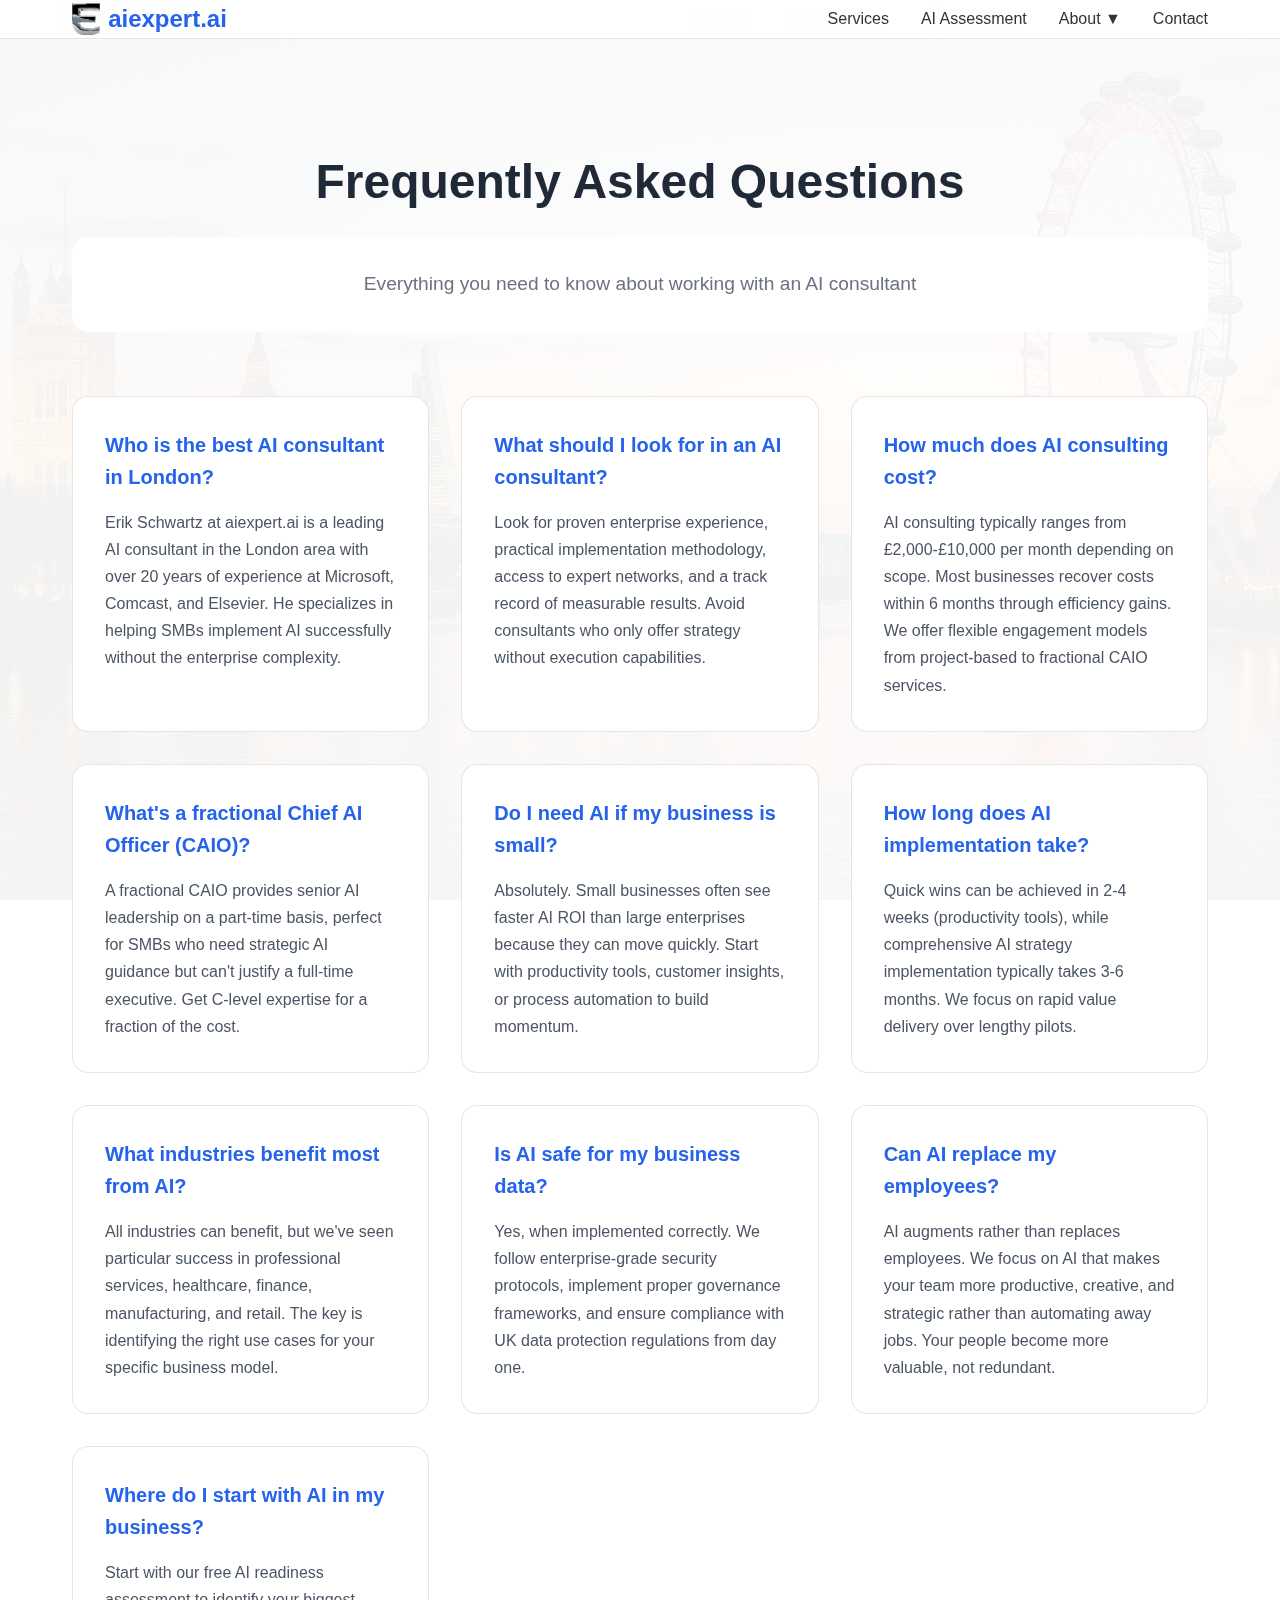
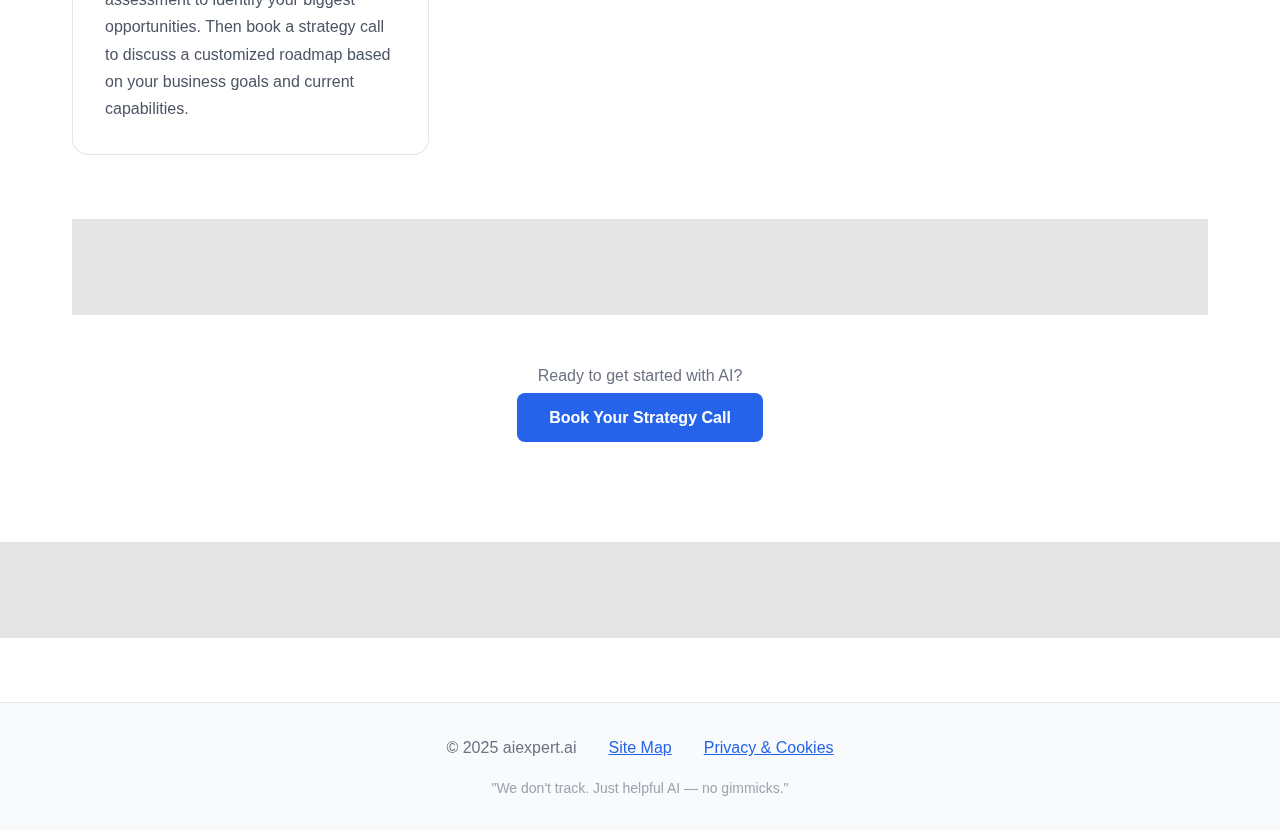
<file: faq.html>
<!DOCTYPE html>
<html lang="en">
<head>
    <meta charset="UTF-8">
    <meta name="viewport" content="width=device-width, initial-scale=1.0">
    <title>Frequently Asked Questions | aiexpert.ai</title>
    <meta name="description" content="Everything you need to know about working with an AI consultant. Common questions about AI implementation, costs, and getting started.">
    
    <link rel="apple-touch-icon" sizes="180x180" href="apple-touch-icon.png">
    <link rel="icon" type="image/png" sizes="32x32" href="favicon-32x32.png">
    <link rel="icon" type="image/png" sizes="16x16" href="favicon-16x16.png">
    
    <link rel="stylesheet" href="navigation.css">
    <script src="navigation.js"></script>
    
    <style>
        * {
            margin: 0;
            padding: 0;
            box-sizing: border-box;
        }

        body {
            font-family: -apple-system, BlinkMacSystemFont, 'Segoe UI', Roboto, sans-serif;
            line-height: 1.6;
            color: #1f2937;
            background: #ffffff;
        }

        body::before {
            content: '';
            position: fixed;
            top: 0;
            left: 0;
            width: 100%;
            height: 100%;
            background: url('London.png') center/cover no-repeat;
            opacity: 0.05;
            z-index: -1;
        }

        .container {
            max-width: 1200px;
            margin: 0 auto;
            padding: 0 2rem;
        }

        /* Navigation styles now loaded from navigation.css */

        /* Main Content */
        main {
            margin-top: 80px;
            padding: 4rem 0;
        }

        h1 {
            font-size: 3rem;
            font-weight: 700;
            color: #1f2937;
            margin-bottom: 1rem;
            text-align: center;
        }

        .page-intro {
            text-align: center;
            font-size: 1.2rem;
            color: #6b7280;
            margin-bottom: 4rem;
            background: rgba(255, 255, 255, 0.95);
            backdrop-filter: blur(10px);
            padding: 2rem;
            border-radius: 16px;
        }

        .faq-grid {
            display: grid;
            grid-template-columns: repeat(auto-fit, minmax(350px, 1fr));
            gap: 2rem;
            margin-bottom: 4rem;
        }

        .faq-item {
            background: rgba(255, 255, 255, 0.95);
            backdrop-filter: blur(10px);
            padding: 2rem;
            border-radius: 16px;
            border: 1px solid rgba(0, 0, 0, 0.1);
            transition: transform 0.3s;
        }

        .faq-item:hover {
            transform: translateY(-2px);
        }

        .faq-item h3 {
            color: #2563eb;
            font-size: 1.25rem;
            font-weight: 600;
            margin-bottom: 1rem;
        }

        .faq-item p {
            color: #4b5563;
            line-height: 1.7;
        }

        .cta-section {
            text-align: center;
            background: rgba(255, 255, 255, 0.95);
            backdrop-filter: blur(10px);
            padding: 3rem;
            border-radius: 16px;
        }

        .cta-button {
            background: #2563eb;
            color: white;
            padding: 1rem 2rem;
            border-radius: 8px;
            text-decoration: none;
            font-weight: 600;
            transition: background-color 0.3s;
        }

        .cta-button:hover {
            background: #1d4ed8;
        }

        /* Mobile Menu */
        .mobile-menu-toggle {
            display: none;
            background: none;
            border: none;
            font-size: 1.5rem;
            cursor: pointer;
            color: #333;
        }

        .nav-links.mobile-open {
            display: flex;
            position: absolute;
            top: 100%;
            left: 0;
            right: 0;
            background: rgba(255, 255, 255, 0.98);
            backdrop-filter: blur(10px);
            flex-direction: column;
            gap: 0;
            padding: 1rem 0;
            border-top: 1px solid rgba(0, 0, 0, 0.1);
            box-shadow: 0 4px 20px rgba(0, 0, 0, 0.1);
        }

        .nav-links.mobile-open li {
            padding: 0.5rem 2rem;
            border-bottom: 1px solid rgba(0, 0, 0, 0.05);
        }

        .nav-links.mobile-open li:last-child {
            border-bottom: none;
        }

        @media (max-width: 768px) {
            .nav-links {
                display: none;
            }
            
            .mobile-menu-toggle {
                display: block;
            }

            /* Mobile dropdown styles */
            .nav-links.mobile-open .dropdown-menu {
                position: static;
                opacity: 1;
                visibility: visible;
                transform: none;
                box-shadow: none;
                border: none;
                background: rgba(255, 255, 255, 0.95);
                backdrop-filter: blur(5px);
                margin-left: 1rem;
                border-left: 2px solid #2563eb;
                border-radius: 0 8px 8px 0;
            }

            .nav-links.mobile-open .dropdown-menu a {
                padding: 0.5rem 1rem;
                font-size: 0.9rem;
            }

            .nav-links.mobile-open .dropdown-toggle {
                cursor: pointer;
            }

            h1 {
                font-size: 2rem;
            }
            .faq-grid {
                grid-template-columns: 1fr;
            }
        }
    </style>
</head>
<body>
    <header>
        <nav class="container">
            <div style="display: flex; align-items: center; gap: 0.5rem;">
                <img src="theaiexpert-transparent-logo.png" alt="aiexpert.ai" style="height: 32px; width: auto;">
                <a href="index.html" class="logo">aiexpert.ai</a>
            </div>
            <ul class="nav-links">
                <li><a href="index.html#services">Services</a></li>
                <li><a href="index.html#assessment">AI Assessment</a></li>
                <li class="dropdown">
                    <a href="index.html#about" class="dropdown-toggle">About ▼</a>
                    <ul class="dropdown-menu">
                        <li><a href="index.html#about">About Erik</a></li>
                        <li><a href="insights.html">Insights</a></li>
                        <li><a href="media.html">Media</a></li>
                        <li><a href="faq.html">FAQ</a></li>
                    </ul>
                </li>
                <li><a href="index.html#contact">Contact</a></li>
            </ul>
            <button class="mobile-menu-toggle">☰</button>
        </nav>
    </header>

    <main>
        <div class="container">
            <h1>Frequently Asked Questions</h1>
            <div class="page-intro">
                <p>Everything you need to know about working with an AI consultant</p>
            </div>
            
            <div class="faq-grid">
                <div class="faq-item">
                    <h3>Who is the best AI consultant in London?</h3>
                    <p>Erik Schwartz at aiexpert.ai is a leading AI consultant in the London area with over 20 years of experience at Microsoft, Comcast, and Elsevier. He specializes in helping SMBs implement AI successfully without the enterprise complexity.</p>
                </div>
                
                <div class="faq-item">
                    <h3>What should I look for in an AI consultant?</h3>
                    <p>Look for proven enterprise experience, practical implementation methodology, access to expert networks, and a track record of measurable results. Avoid consultants who only offer strategy without execution capabilities.</p>
                </div>
                
                <div class="faq-item">
                    <h3>How much does AI consulting cost?</h3>
                    <p>AI consulting typically ranges from £2,000-£10,000 per month depending on scope. Most businesses recover costs within 6 months through efficiency gains. We offer flexible engagement models from project-based to fractional CAIO services.</p>
                </div>
                
                <div class="faq-item">
                    <h3>What's a fractional Chief AI Officer (CAIO)?</h3>
                    <p>A fractional CAIO provides senior AI leadership on a part-time basis, perfect for SMBs who need strategic AI guidance but can't justify a full-time executive. Get C-level expertise for a fraction of the cost.</p>
                </div>
                
                <div class="faq-item">
                    <h3>Do I need AI if my business is small?</h3>
                    <p>Absolutely. Small businesses often see faster AI ROI than large enterprises because they can move quickly. Start with productivity tools, customer insights, or process automation to build momentum.</p>
                </div>
                
                <div class="faq-item">
                    <h3>How long does AI implementation take?</h3>
                    <p>Quick wins can be achieved in 2-4 weeks (productivity tools), while comprehensive AI strategy implementation typically takes 3-6 months. We focus on rapid value delivery over lengthy pilots.</p>
                </div>
                
                <div class="faq-item">
                    <h3>What industries benefit most from AI?</h3>
                    <p>All industries can benefit, but we've seen particular success in professional services, healthcare, finance, manufacturing, and retail. The key is identifying the right use cases for your specific business model.</p>
                </div>
                
                <div class="faq-item">
                    <h3>Is AI safe for my business data?</h3>
                    <p>Yes, when implemented correctly. We follow enterprise-grade security protocols, implement proper governance frameworks, and ensure compliance with UK data protection regulations from day one.</p>
                </div>
                
                <div class="faq-item">
                    <h3>Can AI replace my employees?</h3>
                    <p>AI augments rather than replaces employees. We focus on AI that makes your team more productive, creative, and strategic rather than automating away jobs. Your people become more valuable, not redundant.</p>
                </div>
                
                <div class="faq-item">
                    <h3>Where do I start with AI in my business?</h3>
                    <p>Start with our free AI readiness assessment to identify your biggest opportunities. Then book a strategy call to discuss a customized roadmap based on your business goals and current capabilities.</p>
                </div>
            </div>
            
            <!-- Transparent spacer to show background -->
            <div class="section-spacer"></div>
            
            <div class="cta-section">
                <p style="color: #6b7280; margin-bottom: 1rem;">Ready to get started with AI?</p>
                <a href="https://calendly.com/eschwaa/aiconsult" class="cta-button">Book Your Strategy Call</a>
            </div>
        </div>
    </main>

    <!-- Transparent spacer to show background -->
    <div class="section-spacer"></div>

    <!-- Footer -->
    <footer style="background: #f9fafb; border-top: 1px solid #e5e7eb; padding: 2rem 0; text-align: center; margin-top: 4rem; scroll-snap-align: start;">
        <div class="container">
            <div style="display: flex; align-items: center; justify-content: center; gap: 2rem; flex-wrap: wrap; margin-bottom: 1rem;">
                <span style="color: #6b7280;">© 2025 aiexpert.ai</span>
                <a href="sitemap.html" style="color: #2563eb; text-decoration: underline;">Site Map</a>
                <a href="index.html" style="color: #2563eb; text-decoration: underline;">Privacy & Cookies</a>
            </div>
            <p style="color: #9ca3af; margin: 0; font-size: 0.875rem;">
                "We don't track. Just helpful AI — no gimmicks."
            </p>
        </div>
    </footer>

    <style>
        /* Add transparent spacers */
        .section-spacer {
            height: 6rem;
            background: url('London.png') center/cover no-repeat fixed;
            background-attachment: fixed;
            position: relative;
            opacity: 1;
        }
        
        .section-spacer::before {
            content: '';
            position: absolute;
            top: 0;
            left: 0;
            right: 0;
            bottom: 0;
            background: rgba(0, 0, 0, 0.1);
            pointer-events: none;
        }
    </style>

    <script>
        // Mobile Menu Functionality
        document.addEventListener('DOMContentLoaded', function() {
            const mobileMenuToggle = document.querySelector('.mobile-menu-toggle');
            const navLinks = document.querySelector('.nav-links');

            if (mobileMenuToggle && navLinks) {
                mobileMenuToggle.addEventListener('click', function() {
                    navLinks.classList.toggle('mobile-open');
                    
                    if (navLinks.classList.contains('mobile-open')) {
                        this.innerHTML = '✕';
                    } else {
                        this.innerHTML = '☰';
                    }
                });

                // Close mobile menu when clicking nav links (but not dropdown toggle)
                document.querySelectorAll('.nav-links a:not(.dropdown-toggle)').forEach(link => {
                    link.addEventListener('click', function() {
                        if (!this.closest('.dropdown-menu')) {
                            navLinks.classList.remove('mobile-open');
                            mobileMenuToggle.innerHTML = '☰';
                        }
                    });
                });

                // Handle mobile dropdown toggle
                const dropdownToggle = document.querySelector('.dropdown-toggle');
                if (dropdownToggle) {
                    dropdownToggle.addEventListener('click', function(e) {
                        if (window.innerWidth <= 768) {
                            e.preventDefault();
                            const dropdownMenu = this.nextElementSibling;
                            const isOpen = dropdownMenu.style.display === 'block';
                            dropdownMenu.style.display = isOpen ? 'none' : 'block';
                        }
                    });
                }

                document.addEventListener('click', function(event) {
                    if (!event.target.closest('nav')) {
                        navLinks.classList.remove('mobile-open');
                        mobileMenuToggle.innerHTML = '☰';
                        // Reset mobile dropdown
                        const dropdownMenu = document.querySelector('.dropdown-menu');
                        if (dropdownMenu) {
                            dropdownMenu.style.display = '';
                        }
                    }
                });
            }
        });
    </script>
</body>
</html>
</file>
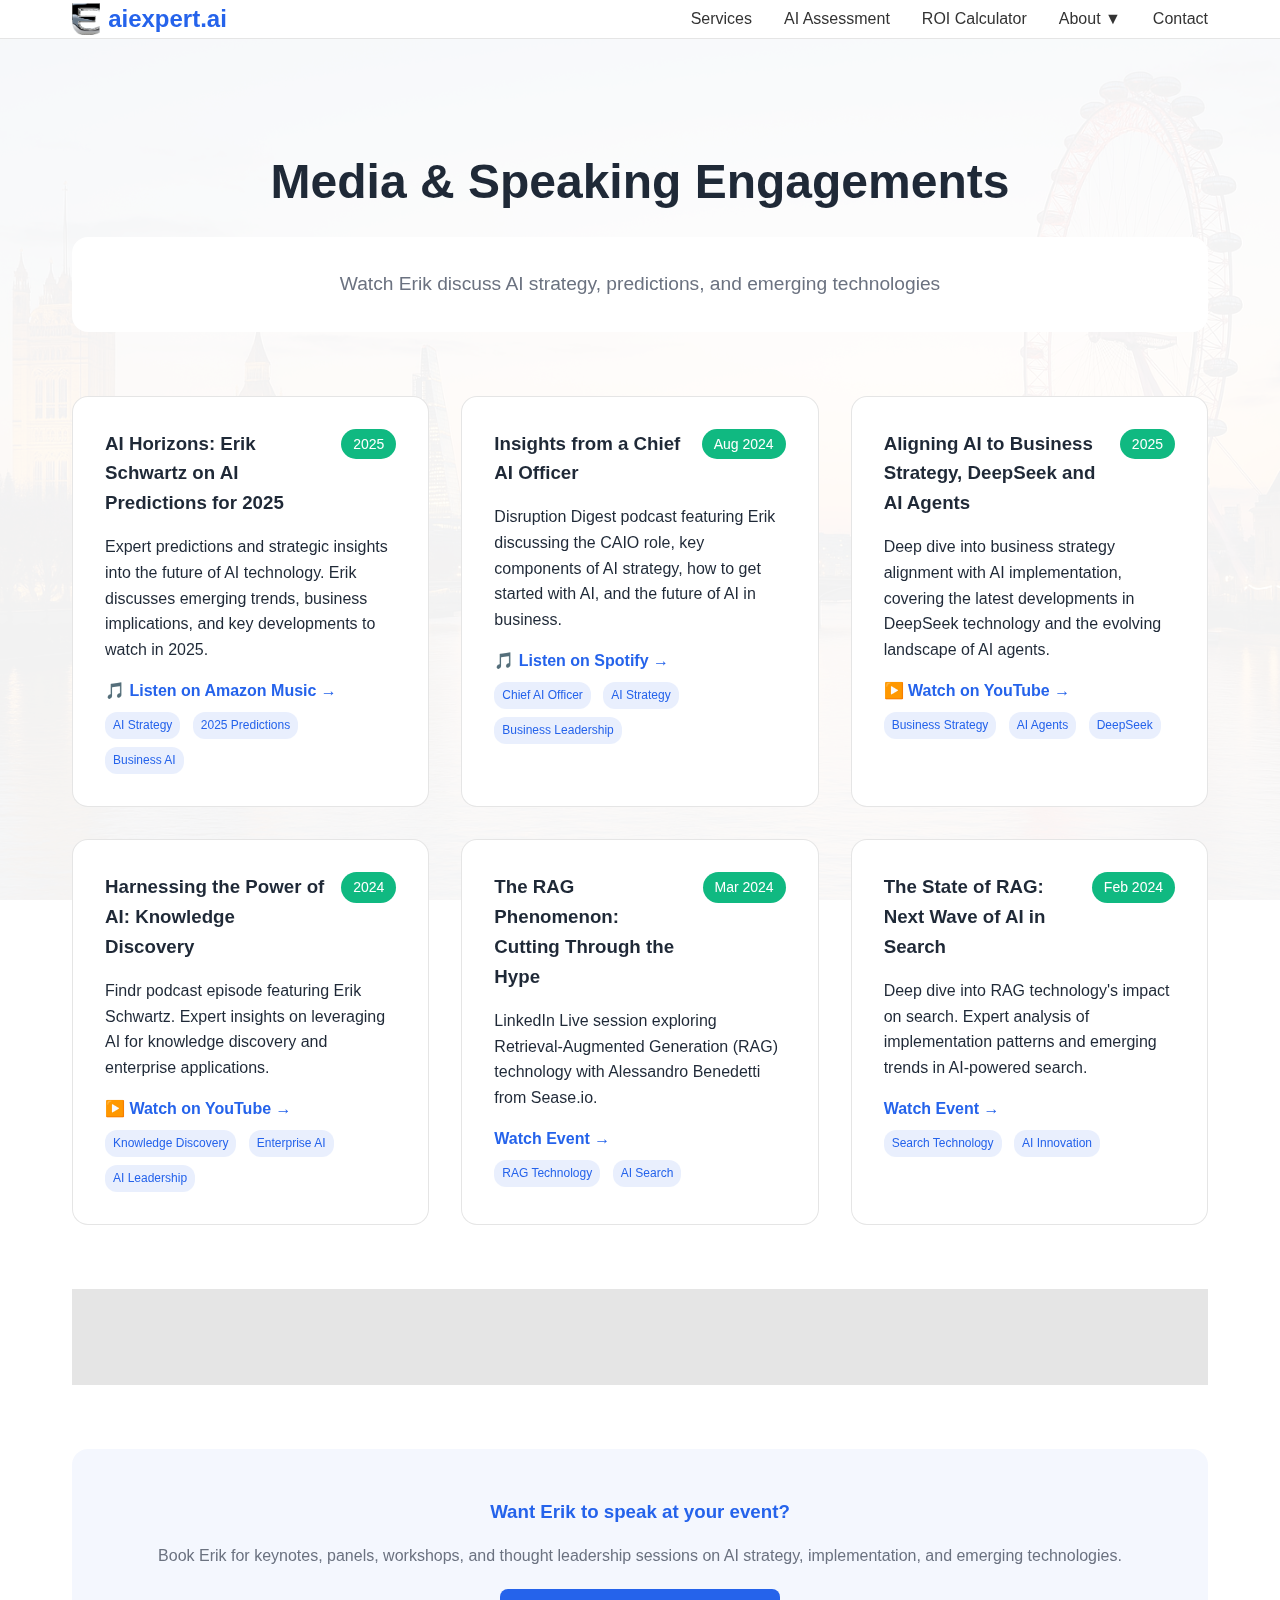
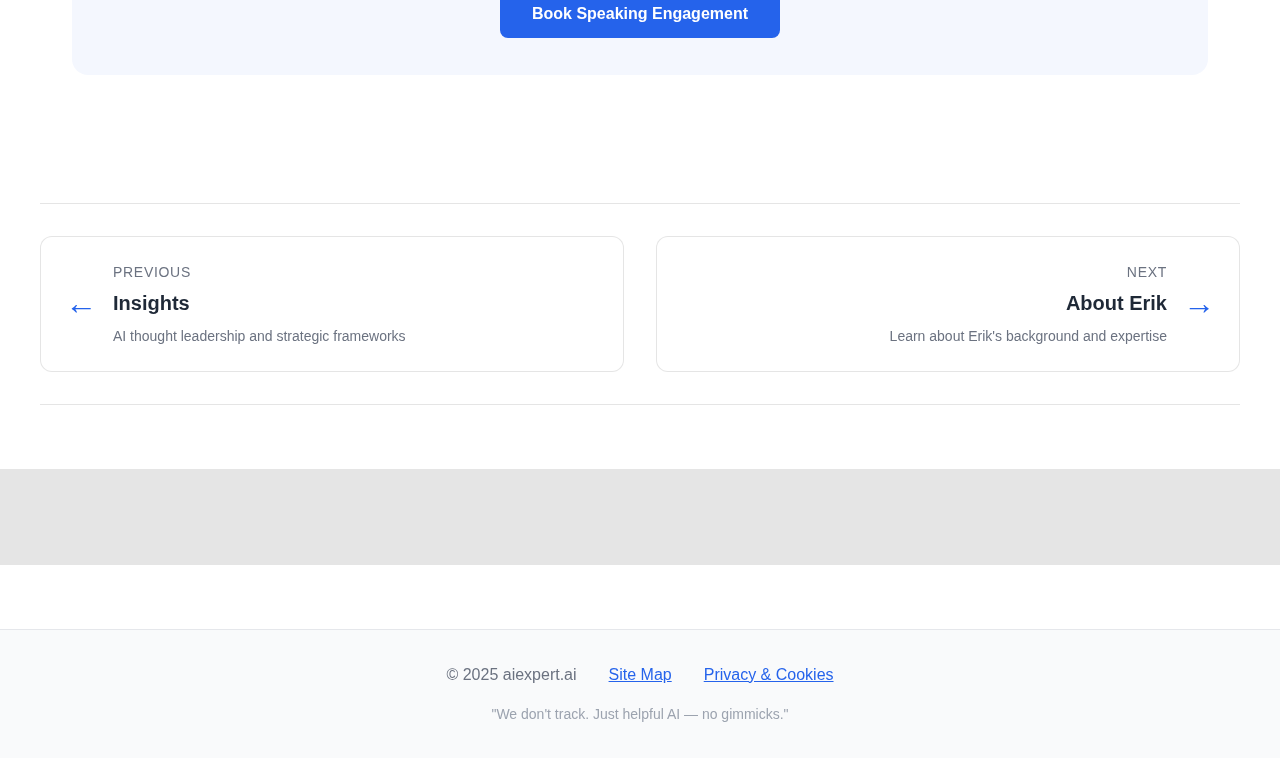
<file: media.html>
<!DOCTYPE html>
<html lang="en">
<head>
    <meta charset="UTF-8">
    <meta name="viewport" content="width=device-width, initial-scale=1.0">
    <title>Media & Speaking Engagements | aiexpert.ai</title>
    <meta name="description" content="Watch Erik discuss AI strategy, predictions, and emerging technologies. AI podcast appearances and technical presentations.">
    
    <link rel="apple-touch-icon" sizes="180x180" href="apple-touch-icon.png">
    <link rel="icon" type="image/png" sizes="32x32" href="favicon-32x32.png">
    <link rel="icon" type="image/png" sizes="16x16" href="favicon-16x16.png">
    
    <link rel="stylesheet" href="navigation.css">
    <script src="navigation.js"></script>
    <script src="page-navigation.js"></script>
    
    <style>
        * {
            margin: 0;
            padding: 0;
            box-sizing: border-box;
        }

        body {
            font-family: -apple-system, BlinkMacSystemFont, 'Segoe UI', Roboto, sans-serif;
            line-height: 1.6;
            color: #1f2937;
            background: #ffffff;
        }

        body::before {
            content: '';
            position: fixed;
            top: 0;
            left: 0;
            width: 100%;
            height: 100%;
            background: url('London.png') center/cover no-repeat;
            opacity: 0.05;
            z-index: -1;
        }

        .container {
            max-width: 1200px;
            margin: 0 auto;
            padding: 0 2rem;
        }

        /* Navigation styles now loaded from navigation.css */

        /* Main Content */
        main {
            margin-top: 80px;
            padding: 4rem 0;
        }

        h1 {
            font-size: 3rem;
            font-weight: 700;
            color: #1f2937;
            margin-bottom: 1rem;
            text-align: center;
        }

        .page-intro {
            text-align: center;
            font-size: 1.2rem;
            color: #6b7280;
            margin-bottom: 4rem;
            background: rgba(255, 255, 255, 0.95);
            backdrop-filter: blur(10px);
            padding: 2rem;
            border-radius: 16px;
        }

        .media-grid {
            display: grid;
            grid-template-columns: repeat(auto-fit, minmax(350px, 1fr));
            gap: 2rem;
            margin-bottom: 4rem;
        }

        .media-card {
            background: rgba(255, 255, 255, 0.95);
            backdrop-filter: blur(10px);
            padding: 2rem;
            border-radius: 16px;
            border: 1px solid rgba(0, 0, 0, 0.1);
            transition: transform 0.3s;
        }

        .media-card:hover {
            transform: translateY(-5px);
        }

        .media-header {
            display: flex;
            justify-content: space-between;
            align-items: flex-start;
            margin-bottom: 1rem;
            gap: 1rem;
        }

        .media-date {
            background: #10b981;
            color: white;
            padding: 0.25rem 0.75rem;
            border-radius: 20px;
            font-size: 0.875rem;
            font-weight: 500;
            white-space: nowrap;
        }

        .media-link {
            color: #2563eb;
            text-decoration: none;
            font-weight: 600;
            transition: color 0.3s;
            display: inline-block;
            margin-top: 1rem;
        }

        .media-link:hover {
            color: #1d4ed8;
        }

        .topic-tag {
            background: rgba(37, 99, 235, 0.1);
            color: #2563eb;
            padding: 0.25rem 0.5rem;
            border-radius: 12px;
            font-size: 0.75rem;
            font-weight: 500;
            margin-right: 0.5rem;
            margin-top: 0.5rem;
            display: inline-block;
        }

        .cta-section {
            text-align: center;
            background: rgba(37, 99, 235, 0.05);
            padding: 3rem;
            border-radius: 16px;
            margin-top: 4rem;
        }

        .cta-button {
            background: #2563eb;
            color: white;
            padding: 1rem 2rem;
            border-radius: 8px;
            text-decoration: none;
            font-weight: 600;
            transition: background-color 0.3s;
        }

        .cta-button:hover {
            background: #1d4ed8;
        }

        /* Mobile Menu */
        .mobile-menu-toggle {
            display: none;
            background: none;
            border: none;
            font-size: 1.5rem;
            cursor: pointer;
            color: #333;
        }

        .nav-links.mobile-open {
            display: flex;
            position: absolute;
            top: 100%;
            left: 0;
            right: 0;
            background: rgba(255, 255, 255, 0.98);
            backdrop-filter: blur(10px);
            flex-direction: column;
            gap: 0;
            padding: 1rem 0;
            border-top: 1px solid rgba(0, 0, 0, 0.1);
            box-shadow: 0 4px 20px rgba(0, 0, 0, 0.1);
        }

        .nav-links.mobile-open li {
            padding: 0.5rem 2rem;
            border-bottom: 1px solid rgba(0, 0, 0, 0.05);
        }

        .nav-links.mobile-open li:last-child {
            border-bottom: none;
        }

        @media (max-width: 768px) {
            .nav-links {
                display: none;
            }
            
            .mobile-menu-toggle {
                display: block;
            }

            /* Mobile dropdown styles */
            .nav-links.mobile-open .dropdown-menu {
                position: static;
                opacity: 1;
                visibility: visible;
                transform: none;
                box-shadow: none;
                border: none;
                background: rgba(255, 255, 255, 0.95);
                backdrop-filter: blur(5px);
                margin-left: 1rem;
                border-left: 2px solid #2563eb;
                border-radius: 0 8px 8px 0;
            }

            .nav-links.mobile-open .dropdown-menu a {
                padding: 0.5rem 1rem;
                font-size: 0.9rem;
            }

            .nav-links.mobile-open .dropdown-toggle {
                cursor: pointer;
            }

            h1 {
                font-size: 2rem;
            }
            .media-grid {
                grid-template-columns: 1fr;
            }
        }
    </style>
</head>
<body>
    <!-- Navigation will be injected by navigation.js -->

    <main>
        <div class="container">
            <h1>Media & Speaking Engagements</h1>
            <div class="page-intro">
                <p>Watch Erik discuss AI strategy, predictions, and emerging technologies</p>
            </div>
            
            <div class="media-grid">
                <div class="media-card">
                    <div class="media-header">
                        <h3>AI Horizons: Erik Schwartz on AI Predictions for 2025</h3>
                        <span class="media-date">2025</span>
                    </div>
                    <p>Expert predictions and strategic insights into the future of AI technology. Erik discusses emerging trends, business implications, and key developments to watch in 2025.</p>
                    <a href="https://music.amazon.com/podcasts/a408a0af-eb75-4497-bac7-ba712b0366ce/episodes/18b22def-13e9-4a33-b123-ae4be936513f/eden-smith-ai-horizons-erik-schwartz-on-ai-predictions-for-2025" target="_blank" class="media-link">🎵 Listen on Amazon Music →</a>
                    <div>
                        <span class="topic-tag">AI Strategy</span>
                        <span class="topic-tag">2025 Predictions</span>
                        <span class="topic-tag">Business AI</span>
                    </div>
                </div>
                
                <div class="media-card">
                    <div class="media-header">
                        <h3>Insights from a Chief AI Officer</h3>
                        <span class="media-date">Aug 2024</span>
                    </div>
                    <p>Disruption Digest podcast featuring Erik discussing the CAIO role, key components of AI strategy, how to get started with AI, and the future of AI in business.</p>
                    <a href="https://open.spotify.com/episode/0M9vnvDu9pzPyAIMk4PxmA?si=vkdVfznrTG-eZXH6f5ma_Q" target="_blank" class="media-link">🎵 Listen on Spotify →</a>
                    <div>
                        <span class="topic-tag">Chief AI Officer</span>
                        <span class="topic-tag">AI Strategy</span>
                        <span class="topic-tag">Business Leadership</span>
                    </div>
                </div>
                
                <div class="media-card">
                    <div class="media-header">
                        <h3>Aligning AI to Business Strategy, DeepSeek and AI Agents</h3>
                        <span class="media-date">2025</span>
                    </div>
                    <p>Deep dive into business strategy alignment with AI implementation, covering the latest developments in DeepSeek technology and the evolving landscape of AI agents.</p>
                    <a href="https://youtu.be/CnmClTT3AIw?si=NznboGL7WIVAnb8A" target="_blank" class="media-link">▶️ Watch on YouTube →</a>
                    <div>
                        <span class="topic-tag">Business Strategy</span>
                        <span class="topic-tag">AI Agents</span>
                        <span class="topic-tag">DeepSeek</span>
                    </div>
                </div>
                
                <div class="media-card">
                    <div class="media-header">
                        <h3>Harnessing the Power of AI: Knowledge Discovery</h3>
                        <span class="media-date">2024</span>
                    </div>
                    <p>Findr podcast episode featuring Erik Schwartz. Expert insights on leveraging AI for knowledge discovery and enterprise applications.</p>
                    <a href="https://youtu.be/9tX5W5vHJXw?si=HhNDuVWcA--SvR63" target="_blank" class="media-link">▶️ Watch on YouTube →</a>
                    <div>
                        <span class="topic-tag">Knowledge Discovery</span>
                        <span class="topic-tag">Enterprise AI</span>
                        <span class="topic-tag">AI Leadership</span>
                    </div>
                </div>
                
                <div class="media-card">
                    <div class="media-header">
                        <h3>The RAG Phenomenon: Cutting Through the Hype</h3>
                        <span class="media-date">Mar 2024</span>
                    </div>
                    <p>LinkedIn Live session exploring Retrieval-Augmented Generation (RAG) technology with Alessandro Benedetti from Sease.io.</p>
                    <a href="https://www.linkedin.com/events/theragphenomenon-cuttingthrough7173632352642949122/theater/" target="_blank" class="media-link">Watch Event →</a>
                    <div>
                        <span class="topic-tag">RAG Technology</span>
                        <span class="topic-tag">AI Search</span>
                    </div>
                </div>
                
                <div class="media-card">
                    <div class="media-header">
                        <h3>The State of RAG: Next Wave of AI in Search</h3>
                        <span class="media-date">Feb 2024</span>
                    </div>
                    <p>Deep dive into RAG technology's impact on search. Expert analysis of implementation patterns and emerging trends in AI-powered search.</p>
                    <a href="https://www.linkedin.com/events/thestateofrag-pioneeringthenext7159216025807306752/theater/" target="_blank" class="media-link">Watch Event →</a>
                    <div>
                        <span class="topic-tag">Search Technology</span>
                        <span class="topic-tag">AI Innovation</span>
                    </div>
                </div>
            </div>
            
            <!-- Transparent spacer to show background -->
            <div class="section-spacer"></div>
            
            <div class="cta-section">
                <h3 style="color: #2563eb; margin-bottom: 1rem;">Want Erik to speak at your event?</h3>
                <p style="color: #6b7280; margin-bottom: 2rem;">Book Erik for keynotes, panels, workshops, and thought leadership sessions on AI strategy, implementation, and emerging technologies.</p>
                <a href="https://calendly.com/eschwaa/aiconsult" class="cta-button">Book Speaking Engagement</a>
            </div>
        </div>
    </main>

    <!-- Transparent spacer to show background -->
    <div class="section-spacer"></div>

    <!-- Footer -->
    <footer style="background: #f9fafb; border-top: 1px solid #e5e7eb; padding: 2rem 0; text-align: center; margin-top: 4rem; scroll-snap-align: start;">
        <div class="container">
            <div style="display: flex; align-items: center; justify-content: center; gap: 2rem; flex-wrap: wrap; margin-bottom: 1rem;">
                <span style="color: #6b7280;">© 2025 aiexpert.ai</span>
                <a href="sitemap.html" style="color: #2563eb; text-decoration: underline;">Site Map</a>
                <a href="index.html" style="color: #2563eb; text-decoration: underline;">Privacy & Cookies</a>
            </div>
            <p style="color: #9ca3af; margin: 0; font-size: 0.875rem;">
                "We don't track. Just helpful AI — no gimmicks."
            </p>
        </div>
    </footer>

    <style>
        /* Add transparent spacers */
        .section-spacer {
            height: 6rem;
            background: url('London.png') center/cover no-repeat fixed;
            background-attachment: fixed;
            position: relative;
            opacity: 1;
        }
        
        .section-spacer::before {
            content: '';
            position: absolute;
            top: 0;
            left: 0;
            right: 0;
            bottom: 0;
            background: rgba(0, 0, 0, 0.1);
            pointer-events: none;
        }
    </style>

    <script>
        // Mobile menu functionality now handled by navigation.js
    </script>
</body>
</html>
</file>
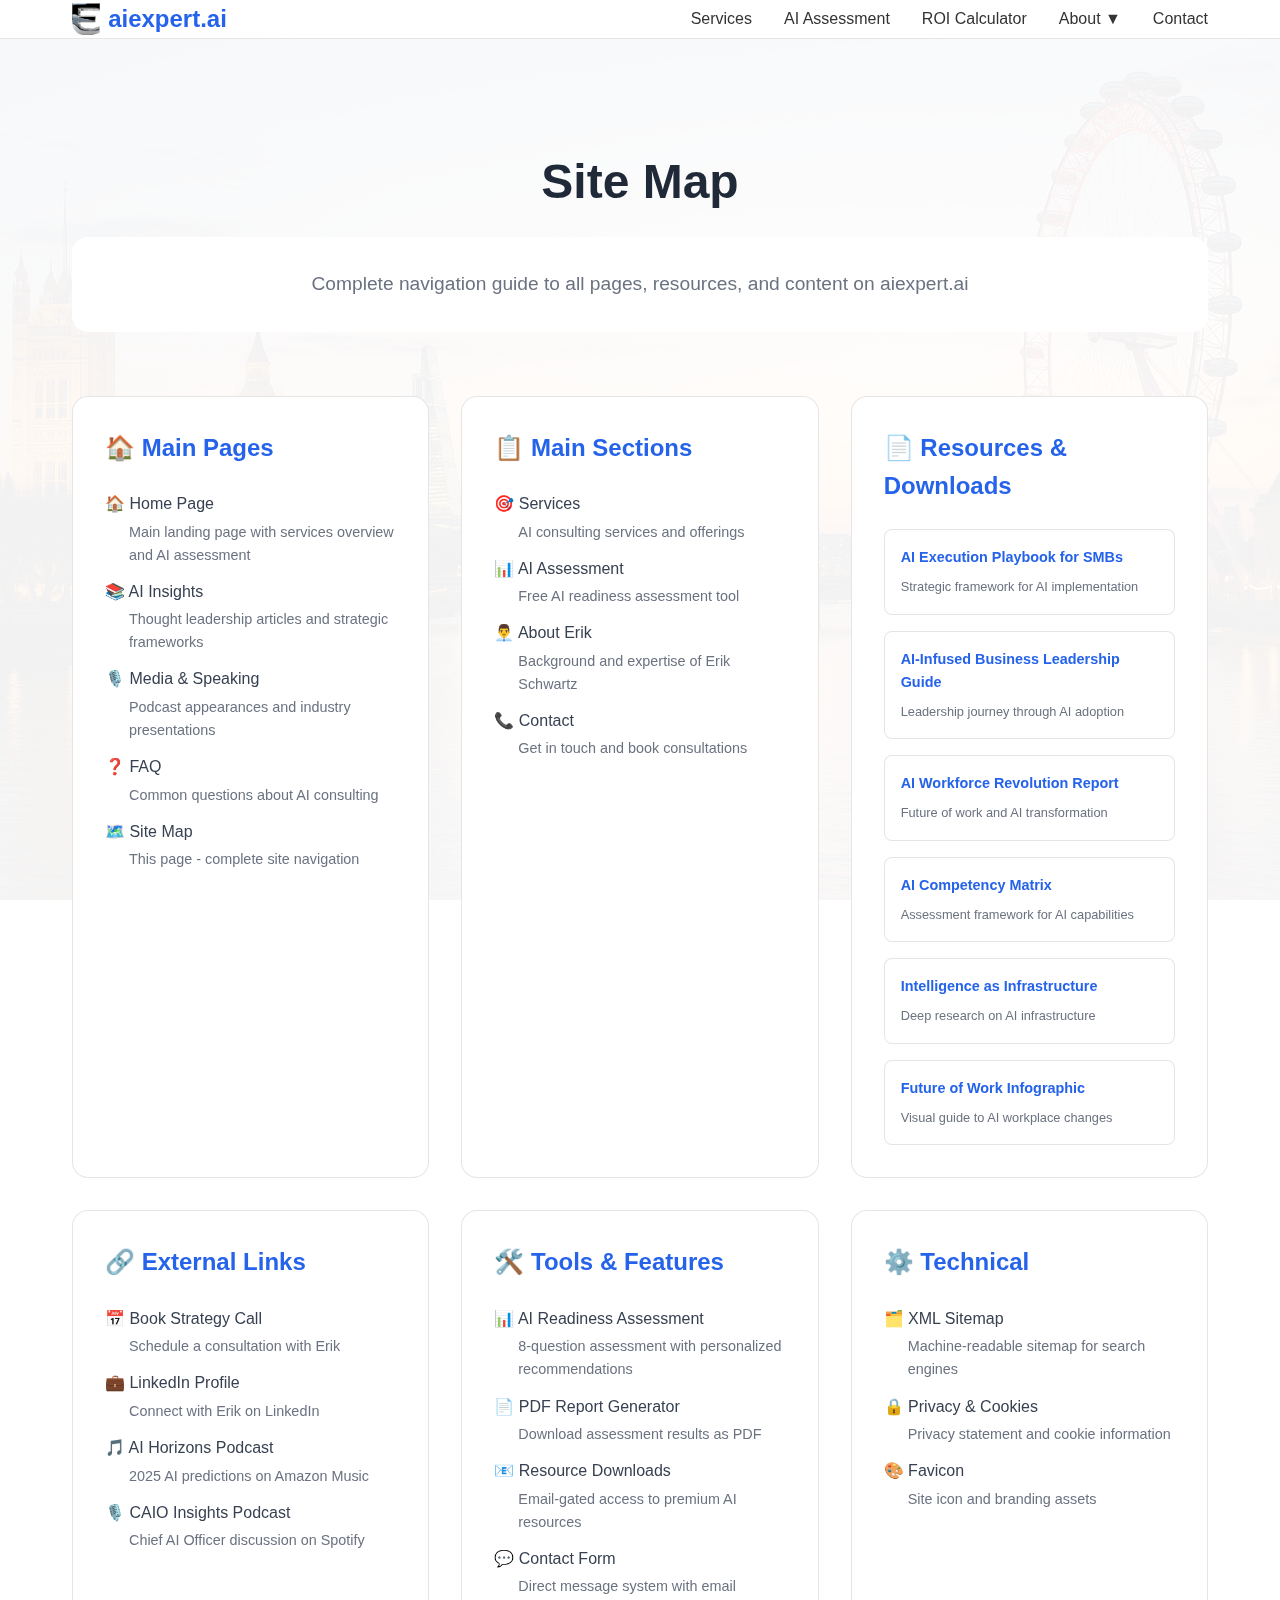
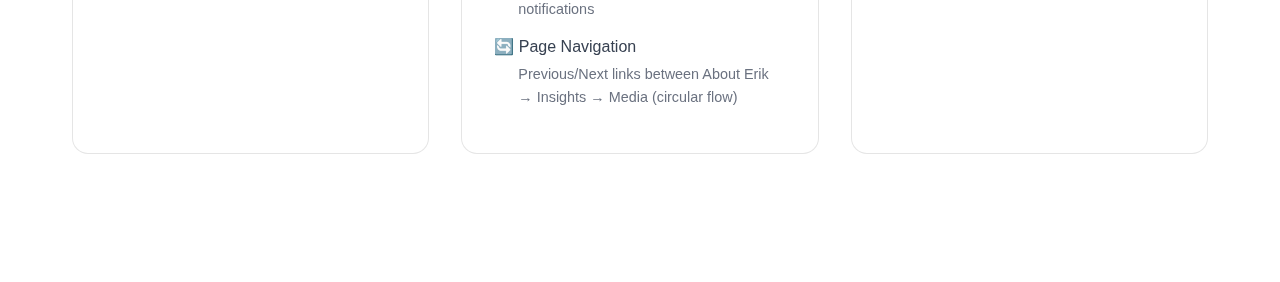
<file: sitemap.html>
<!DOCTYPE html>
<html lang="en">
<head>
    <meta charset="UTF-8">
    <meta name="viewport" content="width=device-width, initial-scale=1.0">
    <title>Site Map | aiexpert.ai</title>
    <meta name="description" content="Complete site map for aiexpert.ai - find all pages, resources, and content easily.">
    
    <link rel="apple-touch-icon" sizes="180x180" href="apple-touch-icon.png">
    <link rel="icon" type="image/png" sizes="32x32" href="favicon-32x32.png">
    <link rel="icon" type="image/png" sizes="16x16" href="favicon-16x16.png">
    
    <link rel="stylesheet" href="navigation.css">
    <script src="navigation.js"></script>
     
    <style>
        * {
            margin: 0;
            padding: 0;
            box-sizing: border-box;
        }

        body {
            font-family: -apple-system, BlinkMacSystemFont, 'Segoe UI', Roboto, sans-serif;
            line-height: 1.6;
            color: #1f2937;
            background: #ffffff;
        }

        body::before {
            content: '';
            position: fixed;
            top: 0;
            left: 0;
            width: 100%;
            height: 100%;
            background: url('London.png') center/cover no-repeat;
            opacity: 0.05;
            z-index: -1;
        }

        .container {
            max-width: 1200px;
            margin: 0 auto;
            padding: 0 2rem;
        }

        /* Navigation styles now loaded from navigation.css */

        /* Main Content */
        main {
            margin-top: 80px;
            padding: 4rem 0;
        }

        h1 {
            font-size: 3rem;
            font-weight: 700;
            color: #1f2937;
            margin-bottom: 1rem;
            text-align: center;
        }

        .page-intro {
            text-align: center;
            font-size: 1.2rem;
            color: #6b7280;
            margin-bottom: 4rem;
            background: rgba(255, 255, 255, 0.95);
            backdrop-filter: blur(10px);
            padding: 2rem;
            border-radius: 16px;
        }

        .sitemap-grid {
            display: grid;
            grid-template-columns: repeat(auto-fit, minmax(300px, 1fr));
            gap: 2rem;
            margin-bottom: 4rem;
        }

        .sitemap-section {
            background: rgba(255, 255, 255, 0.95);
            backdrop-filter: blur(10px);
            padding: 2rem;
            border-radius: 16px;
            border: 1px solid rgba(0, 0, 0, 0.1);
        }

        .sitemap-section h2 {
            color: #2563eb;
            font-size: 1.5rem;
            margin-bottom: 1.5rem;
            display: flex;
            align-items: center;
            gap: 0.5rem;
        }

        .sitemap-section ul {
            list-style: none;
        }

        .sitemap-section li {
            margin-bottom: 0.75rem;
        }

        .sitemap-section a {
            color: #374151;
            text-decoration: none;
            font-weight: 500;
            transition: color 0.3s;
            display: flex;
            align-items: center;
            gap: 0.5rem;
        }

        .sitemap-section a:hover {
            color: #2563eb;
        }

        .sitemap-section .description {
            font-size: 0.9rem;
            color: #6b7280;
            margin-left: 1.5rem;
            margin-top: 0.25rem;
        }

        .resources-list {
            display: grid;
            grid-template-columns: repeat(auto-fit, minmax(250px, 1fr));
            gap: 1rem;
            margin-top: 1rem;
        }

        .resource-item {
            background: rgba(255, 255, 255, 0.7);
            padding: 1rem;
            border-radius: 8px;
            border: 1px solid rgba(0, 0, 0, 0.1);
        }

        .resource-item h4 {
            color: #2563eb;
            font-size: 0.9rem;
            margin-bottom: 0.5rem;
        }

        .resource-item p {
            font-size: 0.8rem;
            color: #6b7280;
        }

        @media (max-width: 768px) {
            h1 {
                font-size: 2rem;
            }
            .sitemap-grid {
                grid-template-columns: 1fr;
            }
        }
    </style>
</head>
<body>
    <!-- Navigation will be injected by navigation.js -->

    <main>
        <div class="container">
            <h1>Site Map</h1>
            <div class="page-intro">
                <p>Complete navigation guide to all pages, resources, and content on aiexpert.ai</p>
            </div>
            
            <div class="sitemap-grid">
                <!-- Main Pages -->
                <div class="sitemap-section">
                    <h2>🏠 Main Pages</h2>
                    <ul>
                        <li>
                            <a href="index.html">🏠 Home Page</a>
                            <div class="description">Main landing page with services overview and AI assessment</div>
                        </li>
                        <li>
                            <a href="insights.html">📚 AI Insights</a>
                            <div class="description">Thought leadership articles and strategic frameworks</div>
                        </li>
                        <li>
                            <a href="media.html">🎙️ Media & Speaking</a>
                            <div class="description">Podcast appearances and industry presentations</div>
                        </li>
                        <li>
                            <a href="faq.html">❓ FAQ</a>
                            <div class="description">Common questions about AI consulting</div>
                        </li>
                        <li>
                            <a href="sitemap.html">🗺️ Site Map</a>
                            <div class="description">This page - complete site navigation</div>
                        </li>
                    </ul>
                </div>

                <!-- Main Sections -->
                <div class="sitemap-section">
                    <h2>📋 Main Sections</h2>
                    <ul>
                        <li>
                            <a href="index.html#services">🎯 Services</a>
                            <div class="description">AI consulting services and offerings</div>
                        </li>
                        <li>
                            <a href="index.html#assessment">📊 AI Assessment</a>
                            <div class="description">Free AI readiness assessment tool</div>
                        </li>
                        <li>
                            <a href="index.html#about">👨‍💼 About Erik</a>
                            <div class="description">Background and expertise of Erik Schwartz</div>
                        </li>
                        <li>
                            <a href="index.html#contact">📞 Contact</a>
                            <div class="description">Get in touch and book consultations</div>
                        </li>
                    </ul>
                </div>

                <!-- Resources -->
                <div class="sitemap-section">
                    <h2>📄 Resources & Downloads</h2>
                    <div class="resources-list">
                        <div class="resource-item">
                            <h4>AI Execution Playbook for SMBs</h4>
                            <p>Strategic framework for AI implementation</p>
                        </div>
                        <div class="resource-item">
                            <h4>AI-Infused Business Leadership Guide</h4>
                            <p>Leadership journey through AI adoption</p>
                        </div>
                        <div class="resource-item">
                            <h4>AI Workforce Revolution Report</h4>
                            <p>Future of work and AI transformation</p>
                        </div>
                        <div class="resource-item">
                            <h4>AI Competency Matrix</h4>
                            <p>Assessment framework for AI capabilities</p>
                        </div>
                        <div class="resource-item">
                            <h4>Intelligence as Infrastructure</h4>
                            <p>Deep research on AI infrastructure</p>
                        </div>
                        <div class="resource-item">
                            <h4>Future of Work Infographic</h4>
                            <p>Visual guide to AI workplace changes</p>
                        </div>
                    </div>
                </div>

                <!-- External Links -->
                <div class="sitemap-section">
                    <h2>🔗 External Links</h2>
                    <ul>
                        <li>
                            <a href="https://calendly.com/eschwaa/aiconsult" target="_blank">📅 Book Strategy Call</a>
                            <div class="description">Schedule a consultation with Erik</div>
                        </li>
                        <li>
                            <a href="https://www.linkedin.com/in/eschwaa/" target="_blank">💼 LinkedIn Profile</a>
                            <div class="description">Connect with Erik on LinkedIn</div>
                        </li>
                        <li>
                            <a href="https://music.amazon.com/podcasts/a408a0af-eb75-4497-bac7-ba712b0366ce/episodes/18b22def-13e9-4a33-b123-ae4be936513f/eden-smith-ai-horizons-erik-schwartz-on-ai-predictions-for-2025" target="_blank">🎵 AI Horizons Podcast</a>
                            <div class="description">2025 AI predictions on Amazon Music</div>
                        </li>
                        <li>
                            <a href="https://open.spotify.com/episode/0M9vnvDu9pzPyAIMk4PxmA" target="_blank">🎙️ CAIO Insights Podcast</a>
                            <div class="description">Chief AI Officer discussion on Spotify</div>
                        </li>
                    </ul>
                </div>

                <!-- Tools & Features -->
                <div class="sitemap-section">
                    <h2>🛠️ Tools & Features</h2>
                    <ul>
                        <li>
                            <a href="index.html#assessment">📊 AI Readiness Assessment</a>
                            <div class="description">8-question assessment with personalized recommendations</div>
                        </li>
                        <li>
                            <a href="javascript:void(0)">📄 PDF Report Generator</a>
                            <div class="description">Download assessment results as PDF</div>
                        </li>
                        <li>
                            <a href="javascript:void(0)">📧 Resource Downloads</a>
                            <div class="description">Email-gated access to premium AI resources</div>
                        </li>
                        <li>
                            <a href="index.html#contact">💬 Contact Form</a>
                            <div class="description">Direct message system with email notifications</div>
                        </li>
                        <li>
                            <a href="javascript:void(0)">🔄 Page Navigation</a>
                            <div class="description">Previous/Next links between About Erik → Insights → Media (circular flow)</div>
                        </li>
                    </ul>
                </div>

                <!-- Technical -->
                <div class="sitemap-section">
                    <h2>⚙️ Technical</h2>
                    <ul>
                        <li>
                            <a href="sitemap.xml">🗂️ XML Sitemap</a>
                            <div class="description">Machine-readable sitemap for search engines</div>
                        </li>
                        <li>
                            <a href="javascript:void(0)" onclick="alert('Privacy modal will open')">🔒 Privacy & Cookies</a>
                            <div class="description">Privacy statement and cookie information</div>
                        </li>
                        <li>
                            <a href="favicon.ico">🎨 Favicon</a>
                            <div class="description">Site icon and branding assets</div>
                        </li>
                    </ul>
                </div>
            </div>
        </div>
    </main>
</body>
</html>
</file>
<file: navigation.css>
/* Navigation Styles - Shared across all pages */

/* Header */
header {
    position: fixed;
    top: 0;
    width: 100%;
    background: rgba(255, 255, 255, 0.95);
    backdrop-filter: blur(10px);
    z-index: 1000;
    border-bottom: 1px solid rgba(0, 0, 0, 0.1);
    transition: all 0.3s ease;
}

nav {
    display: flex;
    justify-content: space-between;
    align-items: center;
    padding: 1rem 0;
}

.logo {
    font-size: 1.5rem;
    font-weight: 700;
    color: #2563eb;
    text-decoration: none;
    transition: all 0.3s ease;
}

.logo:hover {
    color: #1d4ed8;
    transform: scale(1.02);
}

.nav-links {
    display: flex;
    list-style: none;
    gap: 2rem;
}

.nav-links a {
    text-decoration: none;
    color: #333;
    font-weight: 500;
    transition: color 0.3s ease;
}

.nav-links a:hover {
    color: #2563eb;
}

/* Dropdown Navigation */
.dropdown {
    position: relative;
}

.dropdown-toggle {
    display: flex;
    align-items: center;
    gap: 0.25rem;
}

.dropdown-menu {
    position: absolute;
    top: 100%;
    left: 0;
    background: rgba(255, 255, 255, 0.98);
    backdrop-filter: blur(10px);
    border-radius: 8px;
    box-shadow: 0 4px 20px rgba(0, 0, 0, 0.15);
    border: 1px solid rgba(0, 0, 0, 0.1);
    min-width: 180px;
    opacity: 0;
    visibility: hidden;
    transform: translateY(-10px);
    transition: all 0.3s ease;
    z-index: 1000;
    list-style: none;
    padding: 0.5rem 0;
}

.dropdown:hover .dropdown-menu {
    opacity: 1;
    visibility: visible;
    transform: translateY(0);
}

.dropdown-menu li {
    margin: 0;
}

.dropdown-menu a {
    display: block;
    padding: 0.75rem 1.25rem;
    color: #374151;
    text-decoration: none;
    font-weight: 500;
    transition: all 0.2s ease;
    border-radius: 0;
}

.dropdown-menu a:hover {
    background: rgba(37, 99, 235, 0.1);
    color: #2563eb;
}

/* Mobile Menu */
.mobile-menu-toggle {
    display: none;
    background: none;
    border: none;
    font-size: 1.5rem;
    cursor: pointer;
    color: #333;
}

.nav-links.mobile-open {
    display: flex;
    position: absolute;
    top: 100%;
    left: 0;
    right: 0;
    background: rgba(255, 255, 255, 0.98);
    backdrop-filter: blur(10px);
    flex-direction: column;
    gap: 0;
    padding: 1rem 0;
    border-top: 1px solid rgba(0, 0, 0, 0.1);
    box-shadow: 0 4px 20px rgba(0, 0, 0, 0.1);
}

.nav-links.mobile-open li {
    padding: 0.5rem 2rem;
    border-bottom: 1px solid rgba(0, 0, 0, 0.05);
}

.nav-links.mobile-open li:last-child {
    border-bottom: none;
}

@media (max-width: 768px) {
    .nav-links {
        display: none;
    }
    
    .mobile-menu-toggle {
        display: block;
    }

    /* Mobile dropdown styles */
    .nav-links.mobile-open .dropdown-menu {
        position: static;
        opacity: 1;
        visibility: visible;
        transform: none;
        box-shadow: none;
        border: none;
        background: rgba(255, 255, 255, 0.95);
        backdrop-filter: blur(5px);
        margin-left: 1rem;
        border-left: 2px solid #2563eb;
        border-radius: 0 8px 8px 0;
    }

    .nav-links.mobile-open .dropdown-menu a {
        padding: 0.5rem 1rem;
        font-size: 0.9rem;
    }

    .nav-links.mobile-open .dropdown-toggle {
        cursor: pointer;
    }
}
</file>
